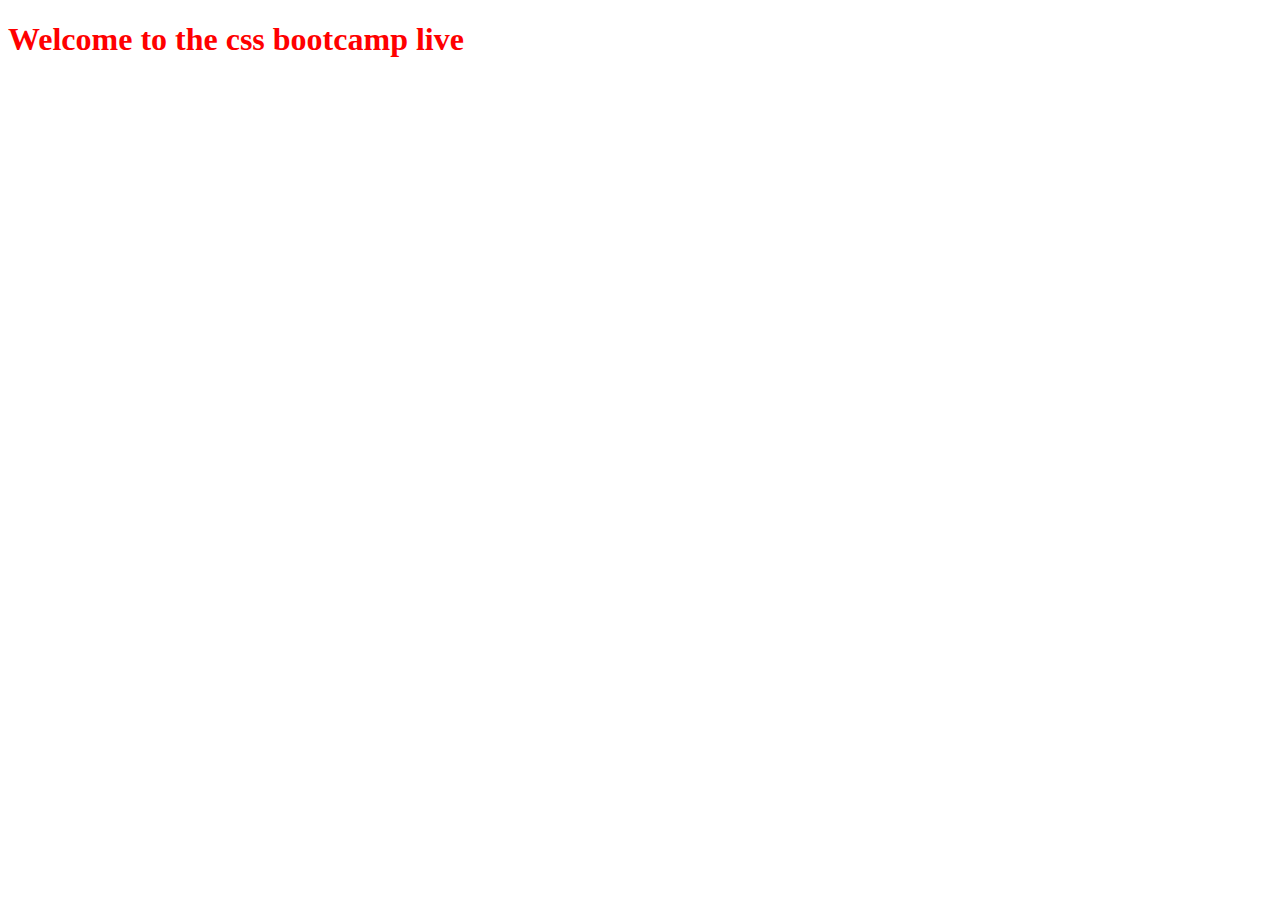
<file: index.html>
<!DOCTYPE html>
<html lang="en">
<head>
    <meta charset="UTF-8">
    <meta name="viewport" content="width=device-width, initial-scale=1.0">
    <title>Document</title>
    <link rel="stylesheet" href="style.css">
</head>
<body>
    <h1>Welcome to the css bootcamp live</h1>
</body>
</html>
</file>
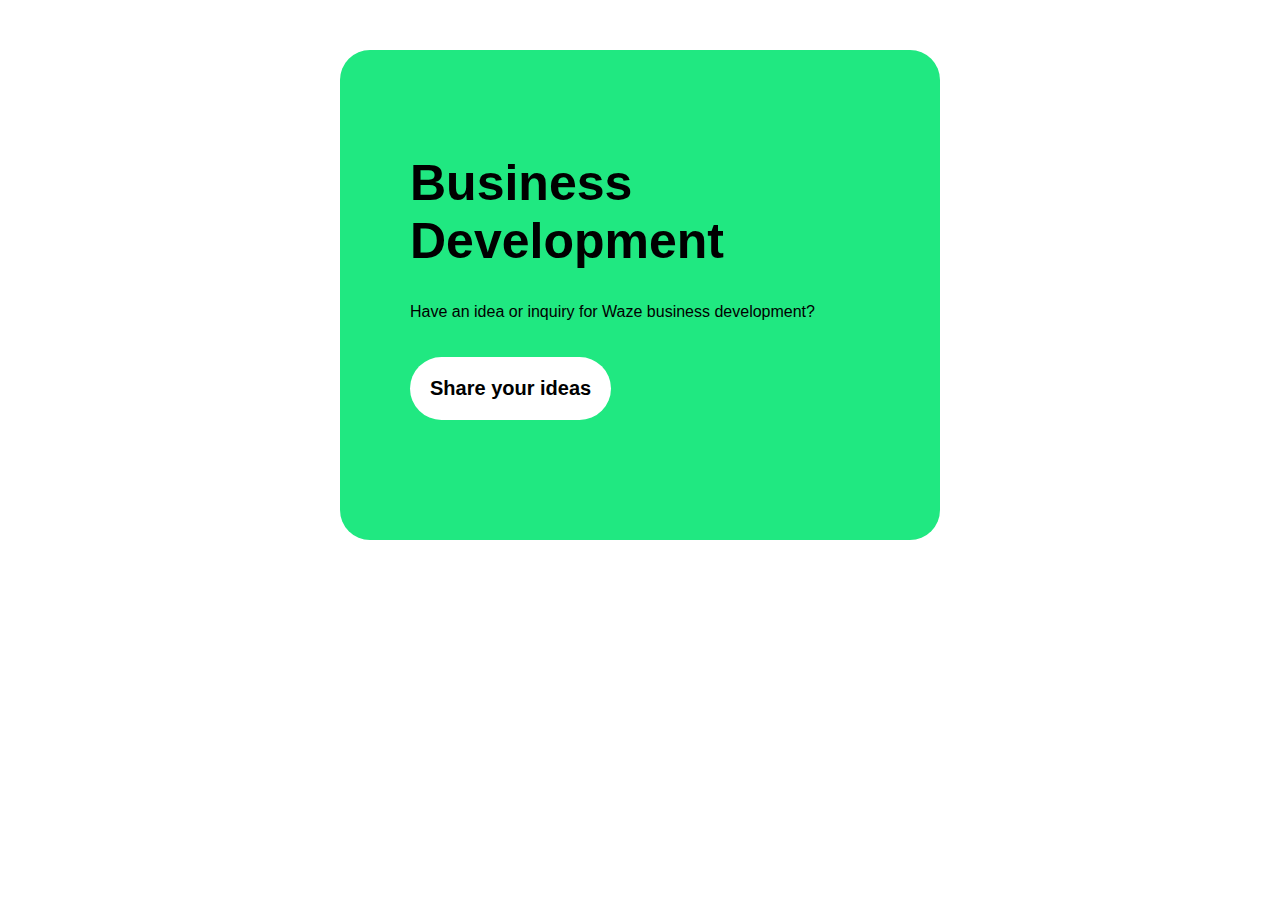
<file: Task1.html>
<!DOCTYPE html>
<html lang="en">
<head>
    <meta charset="UTF-8">
    <meta name="viewport" content="width=device-width, initial-scale=1.0">
    <title>Document</title>
    <link rel="stylesheet" href="Task1.css"> 
</head>
<body>
    <div class="box">
        <h1>Business Development</h1>
        <p>Have an idea or inquiry for Waze business development?</p>
        <button class="btn">Share your ideas</button>
    </div>
</body>
</html>
</file>
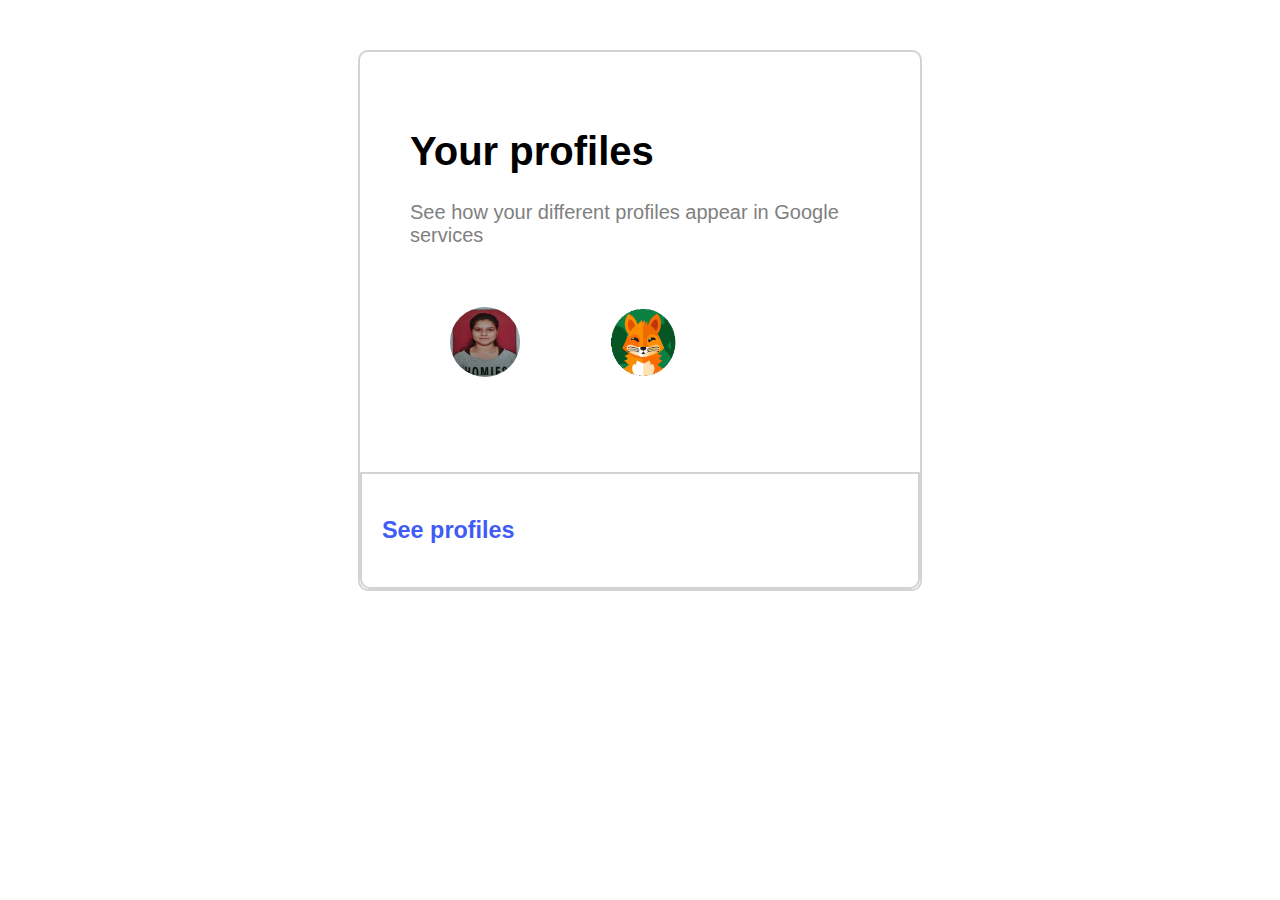
<file: Task2.html>
<!DOCTYPE html>
<html lang="en">
<head>
    <meta charset="UTF-8">
    <meta name="viewport" content="width=device-width, initial-scale=1.0">
    <title>Document</title>
    <link rel="stylesheet" href="Task2.css">
</head>
<body>
    <div class="box">
        <div class="b1">
            <h1>Your profiles</h1>
            <p>See how your different profiles appear in Google services</p>
            <img src="Ankita.jpg" height="70px" width="70px">
            <img src="D1.png" height="70px" width="70px">
        </div>
        <div class="b2">
            <h3>See profiles</h1>
        </div>
    </div>
    
</body>
</html>
</file>
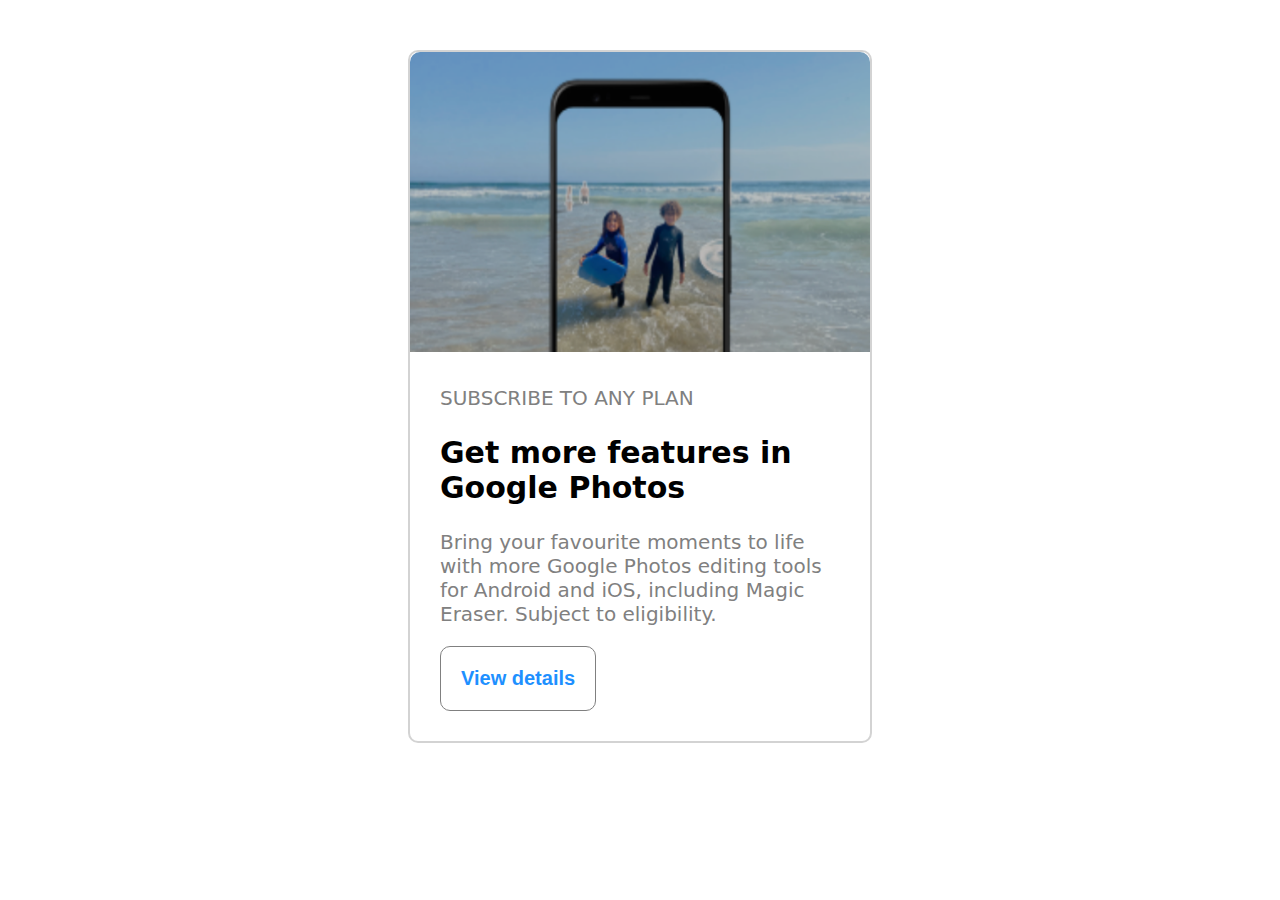
<file: Task3.html>
<!DOCTYPE html>
<html lang="en">
<head>
    <meta charset="UTF-8">
    <meta name="viewport" content="width=device-width, initial-scale=1.0">
    <title>Document</title>
    <link rel="stylesheet" href="Task3.css">
</head>
<body>
    <div class="box">
            <img src="picture1.png" class="box-img" width="100%" height="300px">
        <div class="content">
            <p> SUBSCRIBE TO ANY PLAN</p>
            <H2>Get more features in Google Photos</H2>
            <p>Bring your favourite moments to life with more Google Photos editing tools for Android and iOS, including Magic Eraser. Subject to eligibility.</p>
            <button class="btn">View details</button>
        </div>
    </div>
</body>
</html>
</file>
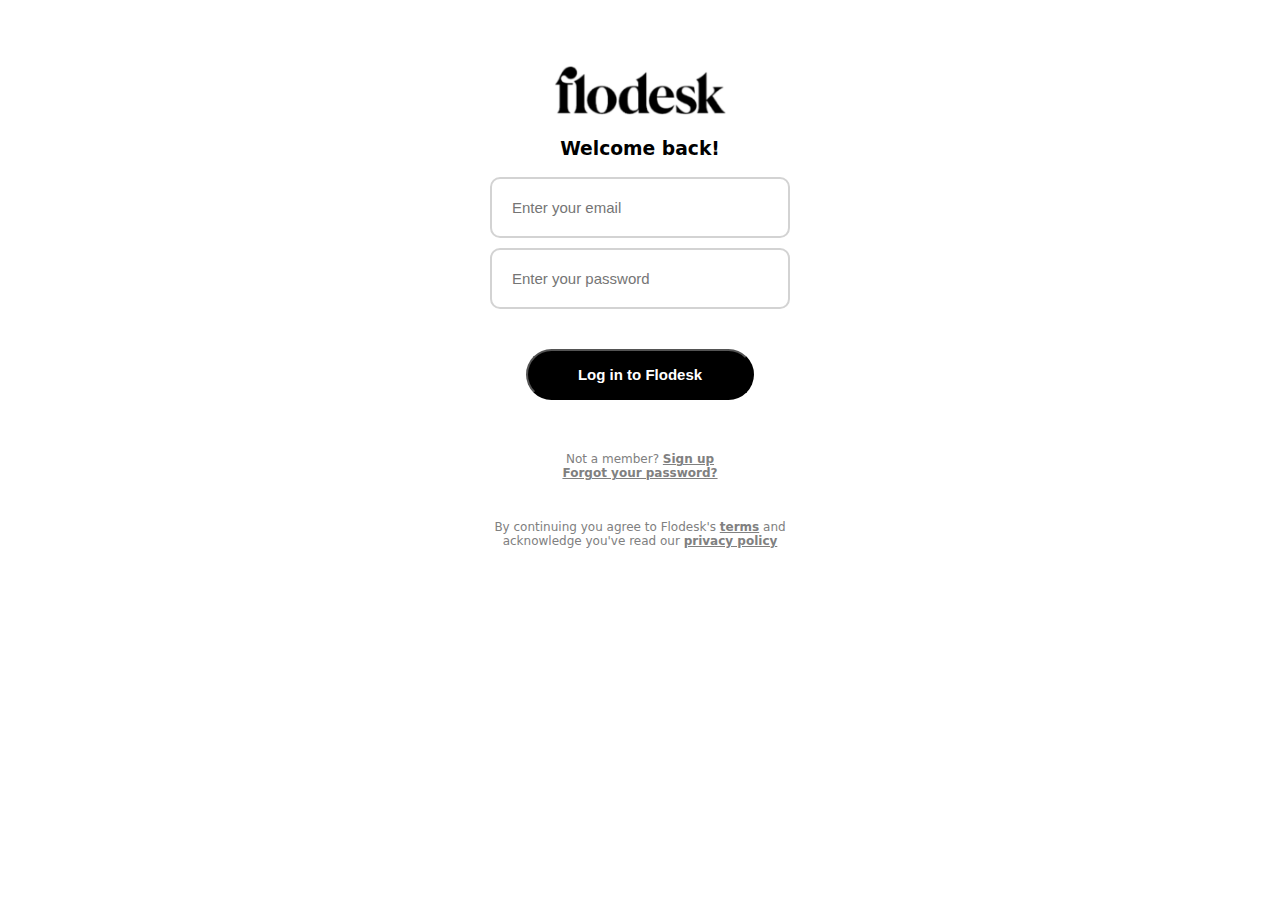
<file: Task4.html>
<!DOCTYPE html>
<html lang="en">
<head>
    <meta charset="UTF-8">
    <meta name="viewport" content="width=device-width, initial-scale=1.0">
    <title>Document</title>
    <link rel="stylesheet" href="Task4.css">
</head>
<body>
    <div class="box">
        <img src="logo1.png">
        <h3>Welcome back!</h3>
        <input type="email" placeholder="Enter your email">
        <input type="password" placeholder="Enter your password ">
        <button class="btn">Log in to Flodesk</button>
        <p>Not a member? <u>Sign up</u><br><u>Forgot your password?</u></p>
    
        <p>By continuing you agree to Flodesk's <u>terms</u> and acknowledge you've read our <u>privacy policy</u></p>

    </div>
</body>
</html>
</file>
<file: style.css>
/* css box model */

/* css divided into 3 parts 1 offer 2 navigation 3 design */

h1{
    color: red;
}
</file>
<file: Task1.css>
.box{
    width: 460px;
    margin: 50px auto;
    background-color: rgb(32, 232, 129);
    padding: 70px;
    font-family: sans-serif;
    border-radius: 30px;

}
h1{
    font-size:50px; 
}
.btn{
    background-color: white;
    color: black;
    border: none;
    font-size: 20px;
    font-weight: bold;
    border-radius: 35px;
    padding: 20px;
    margin-top: 20px;
    margin-bottom: 50px;
}
</file>
<file: Task2.css>
.box{
    border: 2px solid lightgray;
    width: 560px;
    margin: 50px auto;
    /* padding: 50px; */
    font-family: Arial, Helvetica, sans-serif;
    font-size: 20px;
    border-radius: 10px;
}
.b1{
    padding: 50px;
}
.b2{
    border: 2px solid lightgray;
    width: 100%;
    border-bottom-left-radius: 10px;
    border-bottom-right-radius: 10px;
    color: rgb(64, 91, 248);
    padding: 20px;
    box-sizing: border-box;
}

img{
    border-radius: 50%;
    margin: 40px;
}
p{
    color: gray;
}
</file>
<file: Task3.css>
.box{
    border: 2px solid lightgrey;
    width: 460px;
    border-radius: 10px;
    margin: 50px auto;
}

.box-img{

    border-top-left-radius: 10px;
    border-top-right-radius: 10px;

}

p{
    color: grey;
}
.content{
    font-family: system-ui, -apple-system, BlinkMacSystemFont, 'Segoe UI', Roboto, Oxygen, Ubuntu, Cantarell, 'Open Sans', 'Helvetica Neue', sans-serif;
    margin: 30px;
    font-size: 20px;

}
.btn{
    color: dodgerblue;
    border: 1px solid grey;
    background-color: white;
    font-size: 20px;
    padding: 20px;
    border-radius: 10px;
    font-weight: bold;

}
</file>
<file: Task4.css>
.box{
    width: 300px;
    /* border: 2px solid grey; */
    text-align: center;
    margin: 50px auto;
    padding: 15px;
    font-family: system-ui, -apple-system, BlinkMacSystemFont, 'Segoe UI', Roboto, Oxygen, Ubuntu, Cantarell, 'Open Sans', 'Helvetica Neue', sans-serif;
}
.box img{
    height: 50px;
}
input{
    width: 100%;
    font-size: 15px;
    padding: 20px;
    margin-bottom: 10px;
    border-radius: 10px;
    border: 2px solid lightgrey;
    box-sizing: border-box;
}
.btn{
    background-color: black;
    color: white;
    padding: 15px;
    padding-left: 50px;
    padding-right: 50px;
    font-weight: bold;
    font-size: 15px;
    border-radius: 30px;
    margin-top: 30px;
    margin-bottom: 40px;
}
p{
    color: grey;
    font-size: 12px;
    margin-bottom: 40px;
}
u{
    font-weight: bold;
}
</file>
